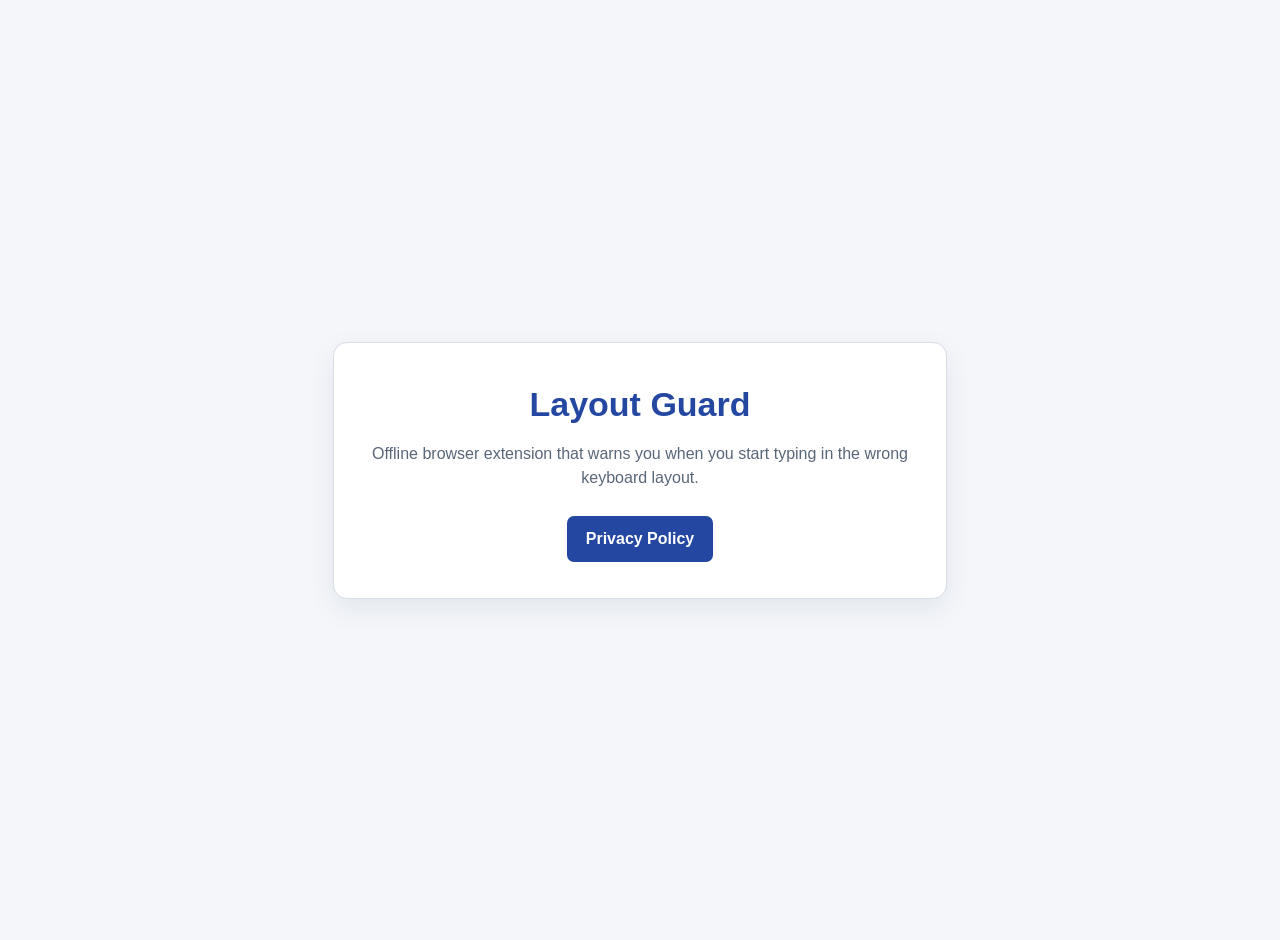
<file: docs/index.html>
<!doctype html>
<html lang="en">
<head>
  <meta charset="utf-8">
  <meta name="viewport" content="width=device-width, initial-scale=1">
  <title>Layout Guard</title>
  <style>
    body { align-items: center; background: #f4f6fa; color: #202632; display: flex; font: 16px/1.5 Arial, sans-serif; justify-content: center; margin: 0; min-height: 100vh; padding: 20px; }
    main { background: #fff; border: 1px solid #d7dce5; border-radius: 14px; box-shadow: 0 10px 28px rgba(25, 45, 80, .08); max-width: 540px; padding: 36px; text-align: center; }
    h1 { color: #2447a1; font-size: 34px; margin: 0 0 12px; }
    p { color: #596678; margin: 0 0 26px; }
    a { background: #2447a1; border-radius: 7px; color: white; display: inline-block; font-weight: bold; padding: 11px 19px; text-decoration: none; }
  </style>
</head>
<body>
  <main>
    <h1>Layout Guard</h1>
    <p>Offline browser extension that warns you when you start typing in the wrong keyboard layout.</p>
    <a href="privacy-policy.html">Privacy Policy</a>
  </main>
</body>
</html>
</file>
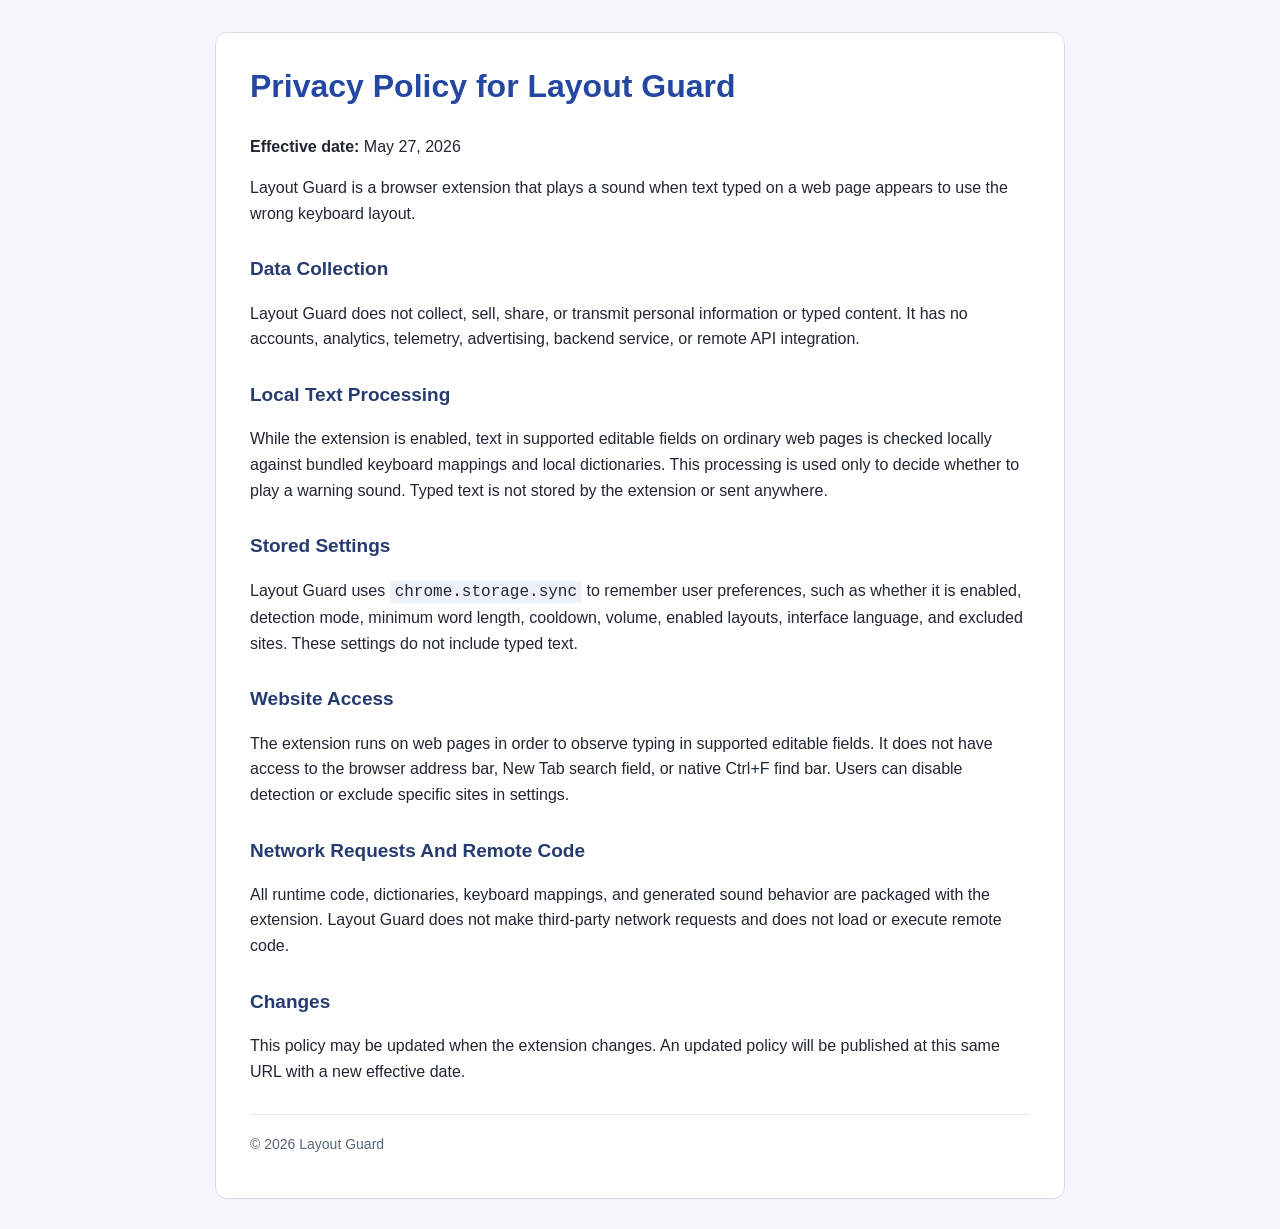
<file: docs/privacy-policy.html>
<!doctype html>
<html lang="en">
<head>
  <meta charset="utf-8">
  <meta name="viewport" content="width=device-width, initial-scale=1">
  <title>Privacy Policy - Layout Guard</title>
  <style>
    body { background: #f4f6fa; color: #202632; font: 16px/1.6 Arial, sans-serif; margin: 0; padding: 32px 18px; }
    main { background: #fff; border: 1px solid #d7dce5; border-radius: 12px; margin: 0 auto; max-width: 780px; padding: 28px 34px; }
    h1 { color: #2447a1; margin-top: 0; }
    h2 { color: #263c70; font-size: 19px; margin-top: 28px; }
    code { background: #edf1f7; border-radius: 4px; padding: 2px 5px; }
    .footer { border-top: 1px solid #e2e8f0; color: #596678; font-size: 14px; margin-top: 30px; padding-top: 18px; }
  </style>
</head>
<body>
  <main>
    <h1>Privacy Policy for Layout Guard</h1>
    <p><strong>Effective date:</strong> May 27, 2026</p>
    <p>Layout Guard is a browser extension that plays a sound when text typed on a web page appears to use the wrong keyboard layout.</p>

    <h2>Data Collection</h2>
    <p>Layout Guard does not collect, sell, share, or transmit personal information or typed content. It has no accounts, analytics, telemetry, advertising, backend service, or remote API integration.</p>

    <h2>Local Text Processing</h2>
    <p>While the extension is enabled, text in supported editable fields on ordinary web pages is checked locally against bundled keyboard mappings and local dictionaries. This processing is used only to decide whether to play a warning sound. Typed text is not stored by the extension or sent anywhere.</p>

    <h2>Stored Settings</h2>
    <p>Layout Guard uses <code>chrome.storage.sync</code> to remember user preferences, such as whether it is enabled, detection mode, minimum word length, cooldown, volume, enabled layouts, interface language, and excluded sites. These settings do not include typed text.</p>

    <h2>Website Access</h2>
    <p>The extension runs on web pages in order to observe typing in supported editable fields. It does not have access to the browser address bar, New Tab search field, or native Ctrl+F find bar. Users can disable detection or exclude specific sites in settings.</p>

    <h2>Network Requests And Remote Code</h2>
    <p>All runtime code, dictionaries, keyboard mappings, and generated sound behavior are packaged with the extension. Layout Guard does not make third-party network requests and does not load or execute remote code.</p>

    <h2>Changes</h2>
    <p>This policy may be updated when the extension changes. An updated policy will be published at this same URL with a new effective date.</p>

    <p class="footer">&copy; 2026 Layout Guard</p>
  </main>
</body>
</html>
</file>
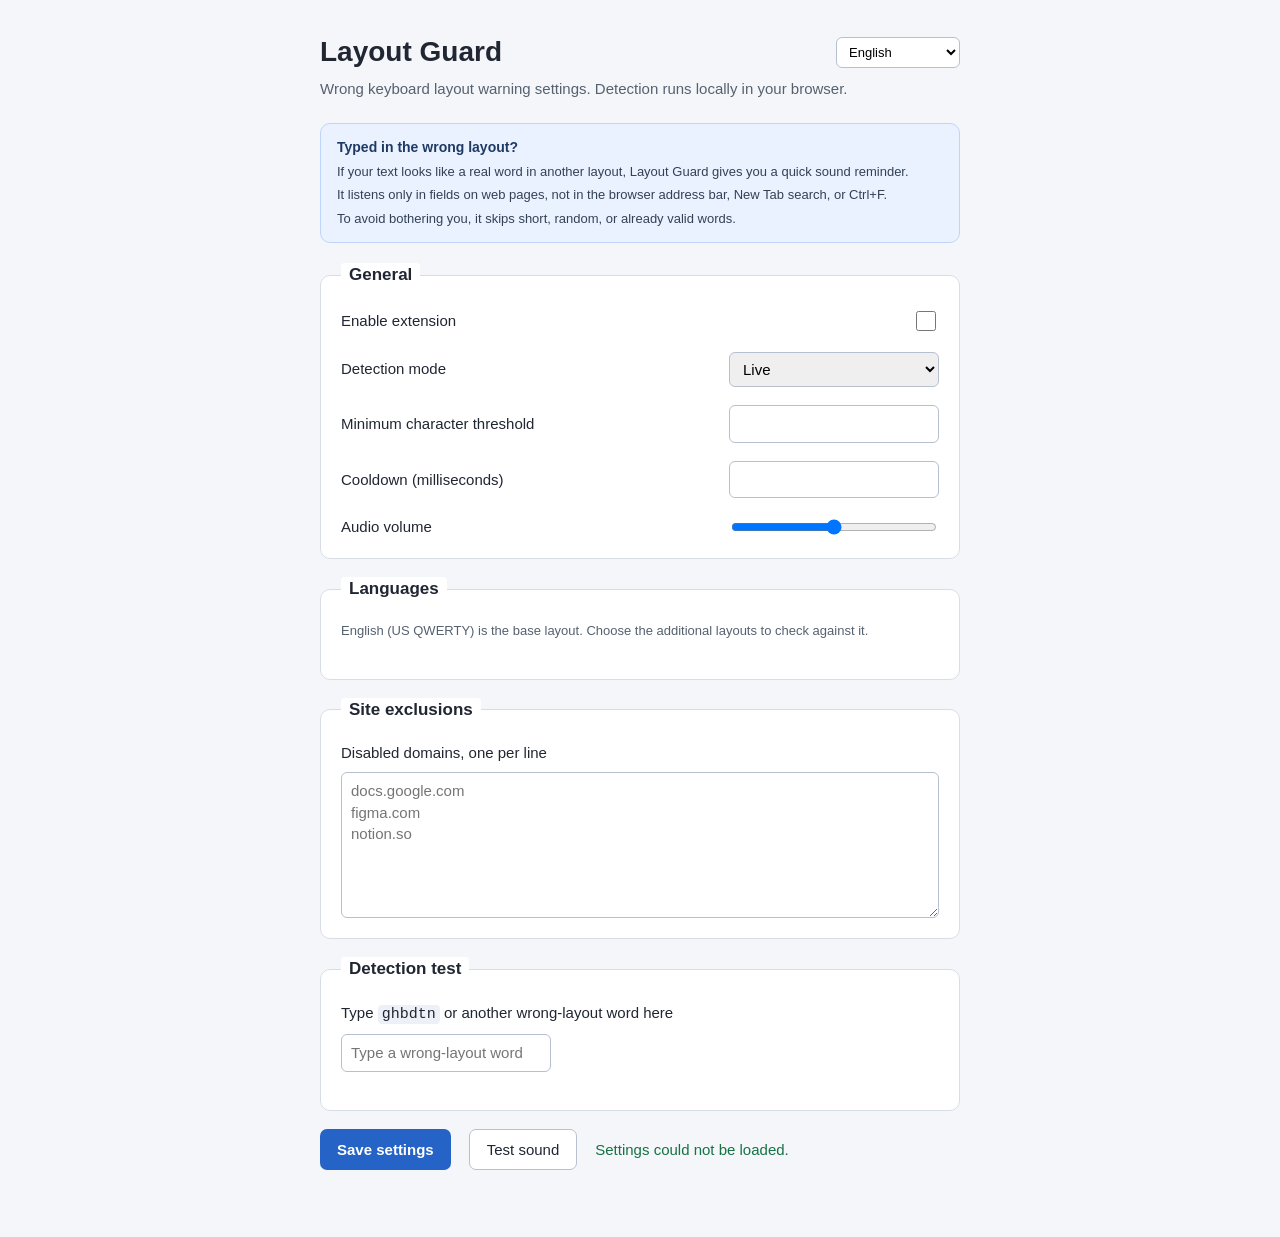
<file: src/options/options.html>
<!doctype html>
<html lang="en">
  <head>
    <meta charset="utf-8">
    <meta name="viewport" content="width=device-width, initial-scale=1">
    <title>Layout Guard Settings</title>
    <link rel="stylesheet" href="options.css">
  </head>
  <body>
    <main class="page">
      <header>
        <div class="header-row">
          <h1>Layout Guard</h1>
          <label class="locale-switcher" for="uiLocale">
            <span class="sr-only">Interface language</span>
            <select id="uiLocale" aria-label="Interface language">
              <option value="en">English</option>
              <option value="ru">Русский</option>
              <option value="uk">Українська</option>
              <option value="de">Deutsch</option>
              <option value="fr">Français</option>
              <option value="el">Ελληνικά</option>
              <option value="he">עברית</option>
              <option value="ar">العربية</option>
              <option value="fa">فارسی</option>
              <option value="es">Español</option>
            </select>
          </label>
        </div>
        <p data-i18n="subtitle">Wrong keyboard layout warning settings. Detection runs locally in your browser.</p>
      </header>

      <aside class="summary" aria-label="How Layout Guard works" data-i18n-aria="summaryAria">
        <strong data-i18n="summaryTitle">Typed in the wrong layout?</strong>
        <span data-i18n="summaryDetect">If your text looks like a real word in another layout, Layout Guard gives you a quick sound reminder.</span>
        <span data-i18n="summaryWhere">It listens only in fields on web pages, not in the browser address bar, New Tab search, or Ctrl+F.</span>
        <span data-i18n="summaryNoise">To avoid bothering you, it skips short, random, or already valid words.</span>
      </aside>

      <form id="settings">
        <fieldset>
          <legend data-i18n="general">General</legend>
          <label class="toggle">
            <span data-i18n="enable">Enable extension</span>
            <input id="enabled" type="checkbox">
          </label>

          <label>
            <span data-i18n="mode">Detection mode</span>
            <select id="mode">
              <option value="live" data-i18n="live">Live</option>
              <option value="complete" data-i18n="complete">Word-complete</option>
              <option value="both" data-i18n="both">Both</option>
            </select>
          </label>

          <label>
            <span data-i18n="minLength">Minimum character threshold</span>
            <input id="minLength" type="number" min="2" max="10" required>
          </label>

          <label>
            <span data-i18n="cooldown">Cooldown (milliseconds)</span>
            <input id="cooldownMs" type="number" min="0" max="30000" step="100" required>
          </label>

          <label class="volume">
            <span><span data-i18n="volume">Audio volume</span> <output id="volumeValue"></output></span>
            <input id="volume" type="range" min="0" max="100" step="1">
          </label>

        </fieldset>

        <fieldset>
          <legend data-i18n="languages">Languages</legend>
          <p class="hint languages-hint" data-i18n="languagesHint">English (US QWERTY) is the base layout. Choose the additional layouts to check against it.</p>
          <div id="languages" class="languages" role="group" aria-label="Enabled languages" data-i18n-aria="languagesAria"></div>
        </fieldset>

        <fieldset>
          <legend data-i18n="exclusions">Site exclusions</legend>
          <label class="stacked" for="excludedSites">
            <span data-i18n="disabledDomains">Disabled domains, one per line</span>
            <textarea id="excludedSites" rows="6" placeholder="docs.google.com&#10;figma.com&#10;notion.so"></textarea>
          </label>
        </fieldset>

        <fieldset>
          <legend data-i18n="detectionTest">Detection test</legend>
          <label class="stacked" for="detectionTest">
            <span><span data-i18n="typePrefix">Type</span> <code>ghbdtn</code> <span data-i18n="typeSuffix">or another wrong-layout word here</span></span>
            <input id="detectionTest" type="text" autocomplete="off" spellcheck="false" placeholder="Type a wrong-layout word" data-i18n-placeholder="testPlaceholder">
          </label>
          <div id="detectionStatus" class="hint result" aria-live="polite"></div>
        </fieldset>

        <div class="actions">
          <button type="submit" data-i18n="save">Save settings</button>
          <button id="testSound" class="secondary" type="button" data-i18n="testSound">Test sound</button>
          <span id="status" role="status" aria-live="polite"></span>
        </div>
      </form>
    </main>
    <script src="../keyboardMap.js"></script>
    <script src="../detector.js"></script>
    <script src="../audio.js"></script>
    <script src="options.js"></script>
  </body>
</html>
</file>
<file: src/options/options.css>
:root {
  color-scheme: light;
  font: 15px/1.45 Arial, sans-serif;
  color: #202632;
  background: #f4f6fa;
}

* {
  box-sizing: border-box;
}

body {
  margin: 0;
}

.page {
  margin: 32px auto;
  max-width: 680px;
  padding: 0 20px 36px;
}

header h1 {
  font-size: 28px;
  margin: 0;
}

header p {
  color: #566170;
  margin: 0 0 24px;
}

.header-row {
  align-items: center;
  display: flex;
  justify-content: space-between;
  margin-bottom: 5px;
}

.locale-switcher {
  display: block;
}

.locale-switcher select {
  background: #fff;
  font-size: 13px;
  min-width: 124px;
  padding: 6px 8px;
}

.sr-only {
  clip: rect(0, 0, 0, 0);
  clip-path: inset(50%);
  height: 1px;
  overflow: hidden;
  position: absolute;
  white-space: nowrap;
  width: 1px;
}

.summary {
  background: #eaf2ff;
  border: 1px solid #bfd4fa;
  border-radius: 10px;
  color: #334155;
  display: grid;
  font-size: 13px;
  gap: 5px;
  margin: 0 0 20px;
  padding: 13px 16px;
}

.summary strong {
  color: #1e3a64;
  font-size: 14px;
}

fieldset {
  background: #fff;
  border: 1px solid #d7dce5;
  border-radius: 10px;
  display: grid;
  gap: 18px;
  margin: 0 0 18px;
  padding: 20px;
}

legend {
  background: #fff;
  border-radius: 4px;
  font-size: 17px;
  font-weight: bold;
  padding: 0 8px;
}

label {
  align-items: center;
  display: grid;
  gap: 14px;
  grid-template-columns: 1fr 210px;
}

label span {
  font-weight: 500;
}

input[type="number"],
input[type="text"],
select,
textarea {
  border: 1px solid #b7c0cf;
  border-radius: 6px;
  font: inherit;
  padding: 7px 9px;
}

.hint {
  color: #566170;
  font-size: 13px;
  margin: -8px 0 0;
}

.languages-hint {
  margin: 0;
}

.languages {
  display: grid;
  gap: 10px 16px;
  grid-template-columns: repeat(3, 1fr);
}

.language {
  align-items: center;
  display: flex;
  gap: 8px;
}

.language input {
  height: 17px;
  margin: 0;
  width: 17px;
}

.language span {
  font-weight: normal;
}

.result {
  line-height: 1.65;
  white-space: pre-line;
}

code {
  background: #edf1f7;
  border-radius: 4px;
  font-family: Consolas, monospace;
  padding: 1px 4px;
}

input:focus,
select:focus,
textarea:focus {
  border-color: #2563c7;
  outline: 2px solid rgba(37, 99, 199, 0.18);
}

.toggle input {
  height: 20px;
  justify-self: end;
  width: 20px;
}

.volume output {
  color: #596678;
  margin-left: 6px;
}

.stacked {
  align-items: start;
  display: flex;
  flex-direction: column;
  gap: 8px;
}

.stacked textarea {
  resize: vertical;
  width: 100%;
}

.actions {
  align-items: center;
  display: flex;
  gap: 18px;
}

[dir="rtl"] .locale-switcher select,
[dir="rtl"] input[type="text"],
[dir="rtl"] textarea {
  direction: rtl;
  text-align: right;
}

[dir="rtl"] code,
[dir="rtl"] #detectionTest {
  direction: ltr;
  text-align: left;
}

button[type="submit"] {
  background: #2563c7;
  border: 0;
  border-radius: 7px;
  color: #fff;
  cursor: pointer;
  font: inherit;
  font-weight: bold;
  padding: 10px 17px;
}

button[type="submit"]:hover {
  background: #164ea9;
}

.secondary {
  background: #fff;
  border: 1px solid #b7c0cf;
  border-radius: 7px;
  color: #202632;
  cursor: pointer;
  font: inherit;
  padding: 9px 17px;
}

.secondary:hover {
  background: #edf1f7;
}

#status {
  color: #167145;
}

@media (max-width: 520px) {
  label {
    grid-template-columns: 1fr;
  }

  .toggle input {
    justify-self: start;
  }

  .languages {
    grid-template-columns: 1fr 1fr;
  }
}
</file>
